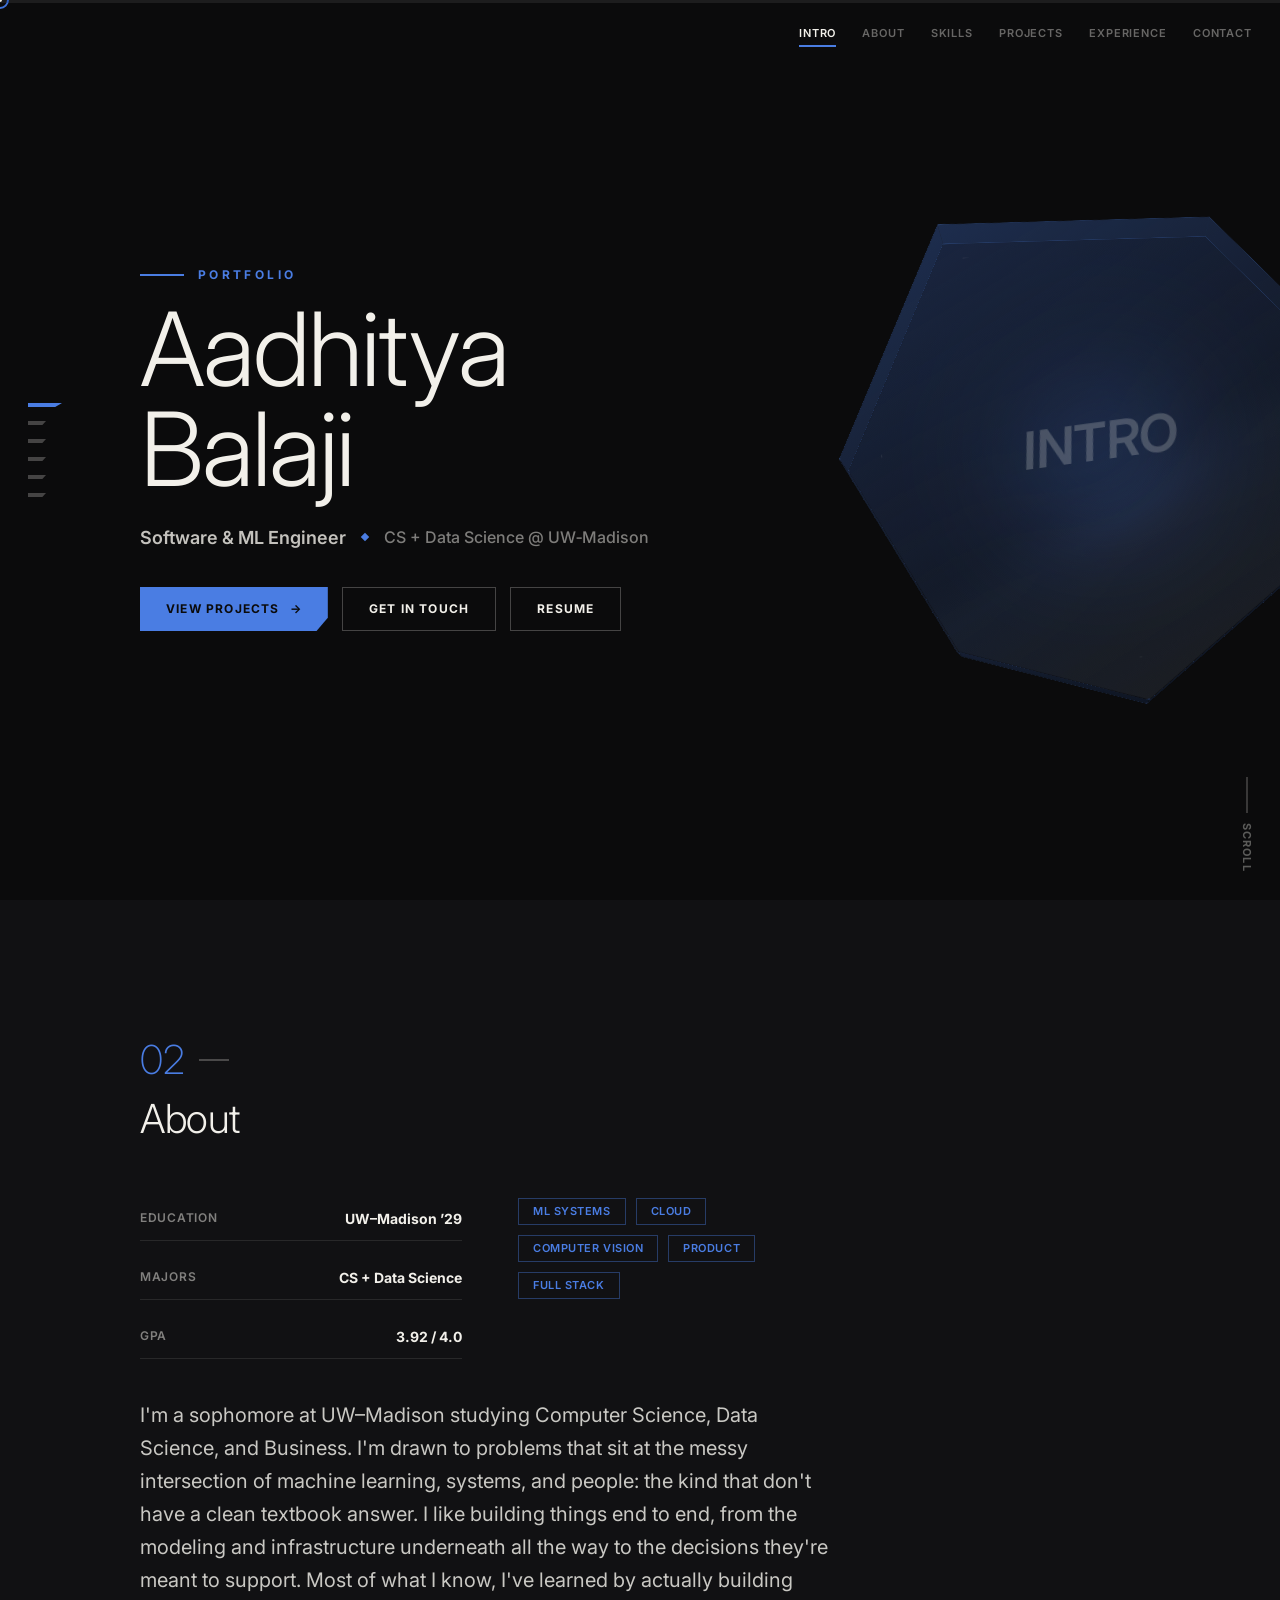
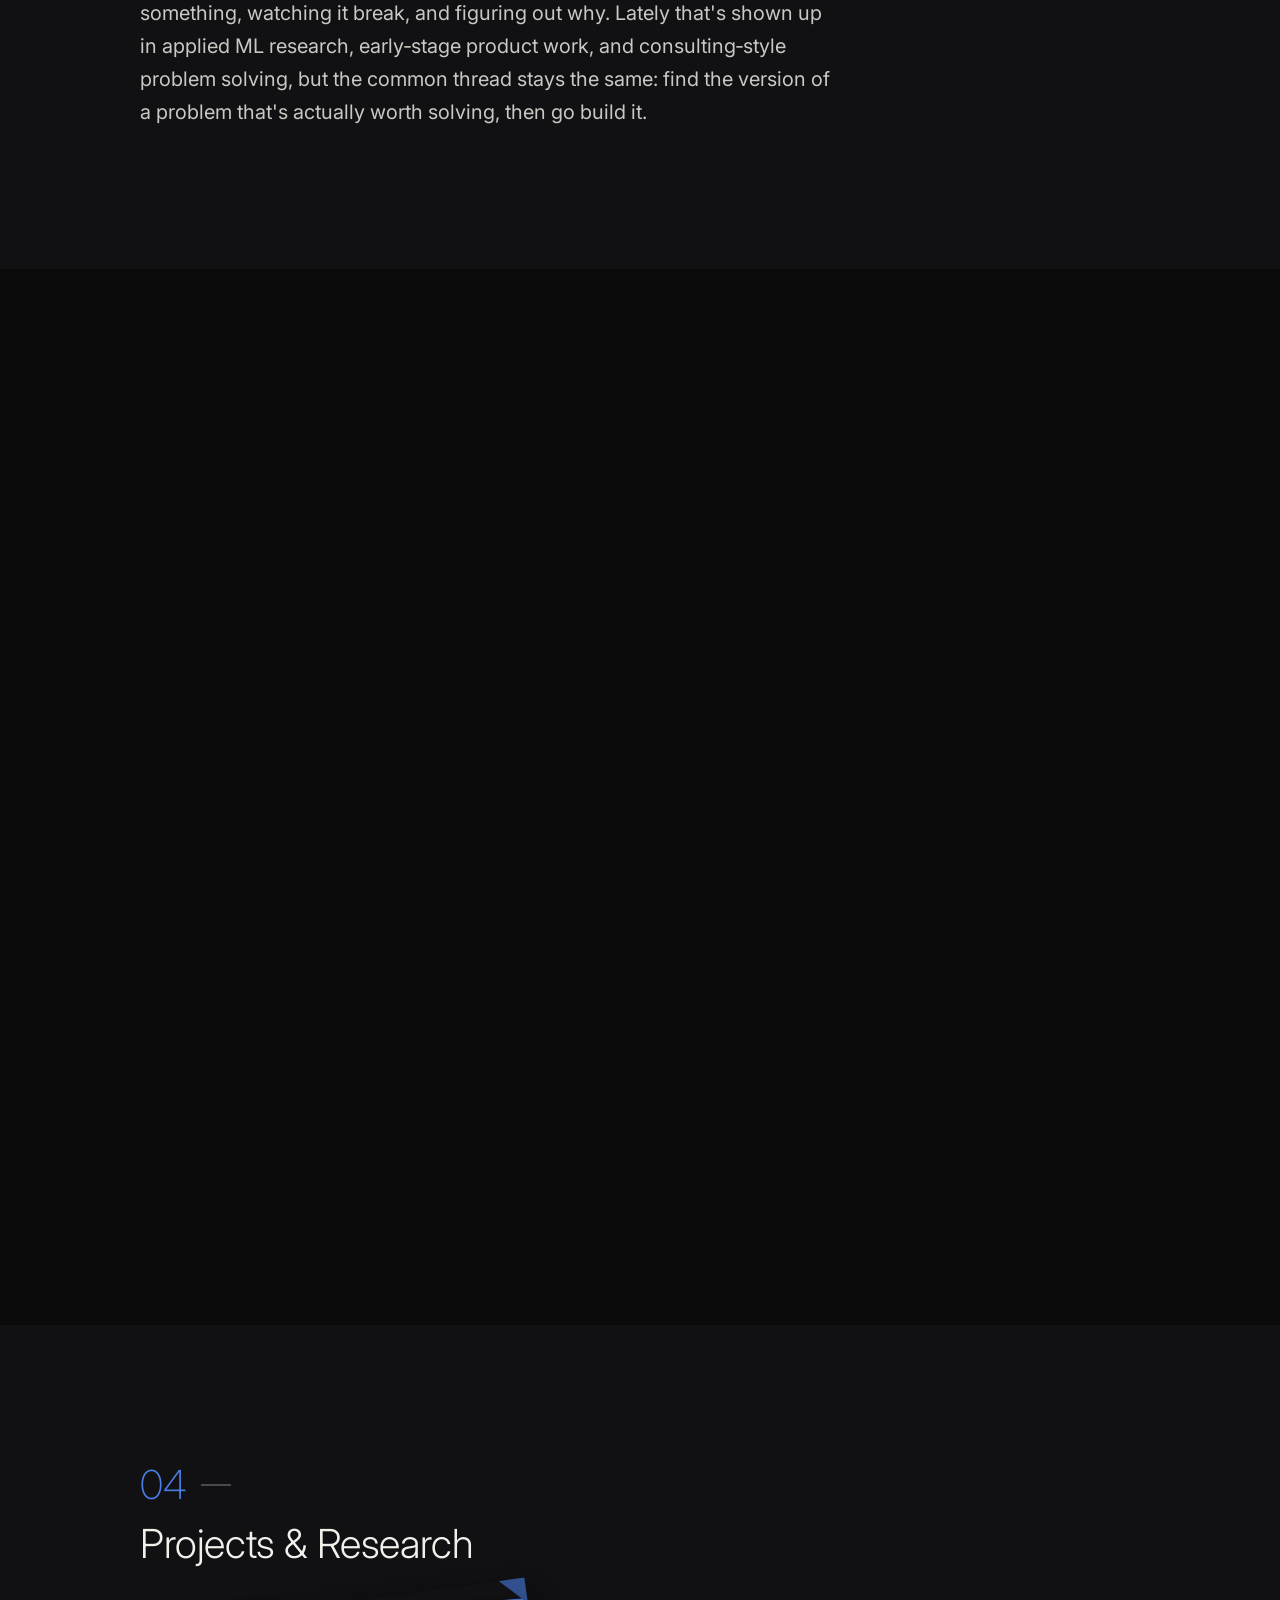
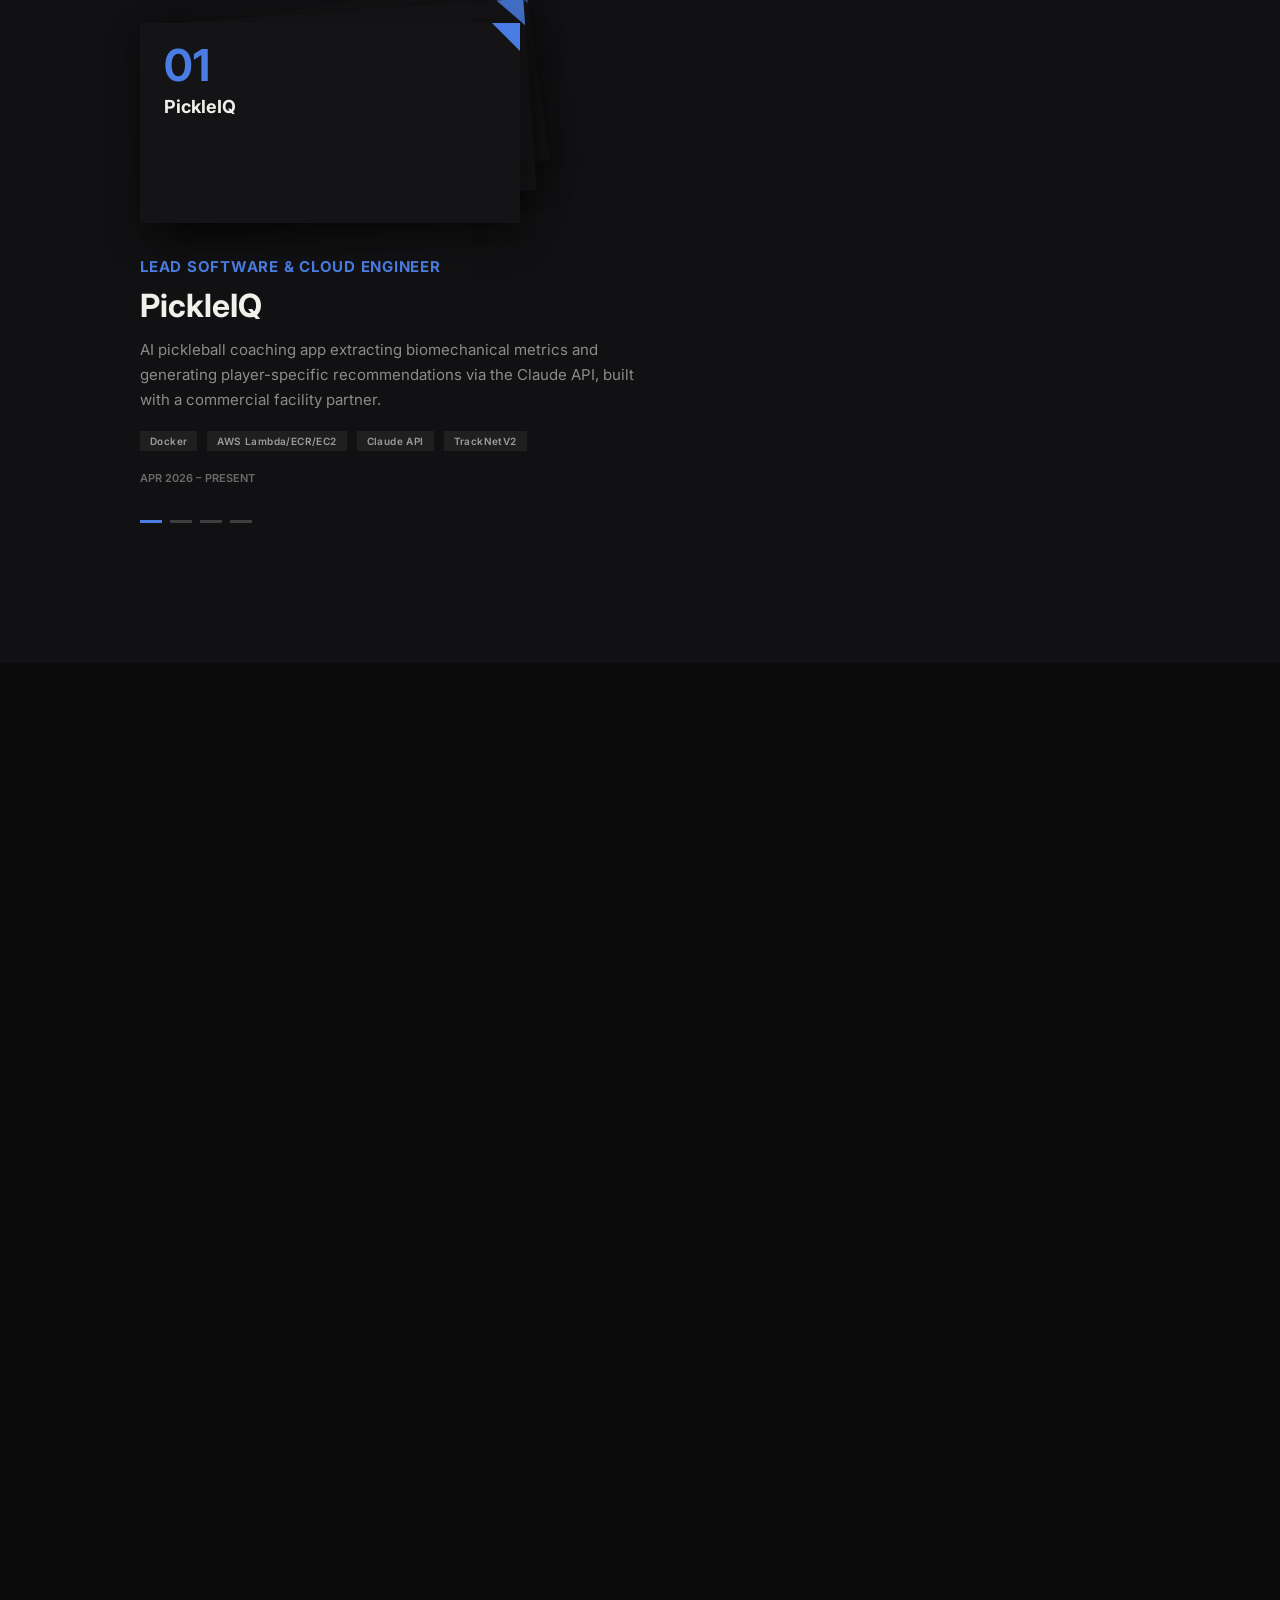
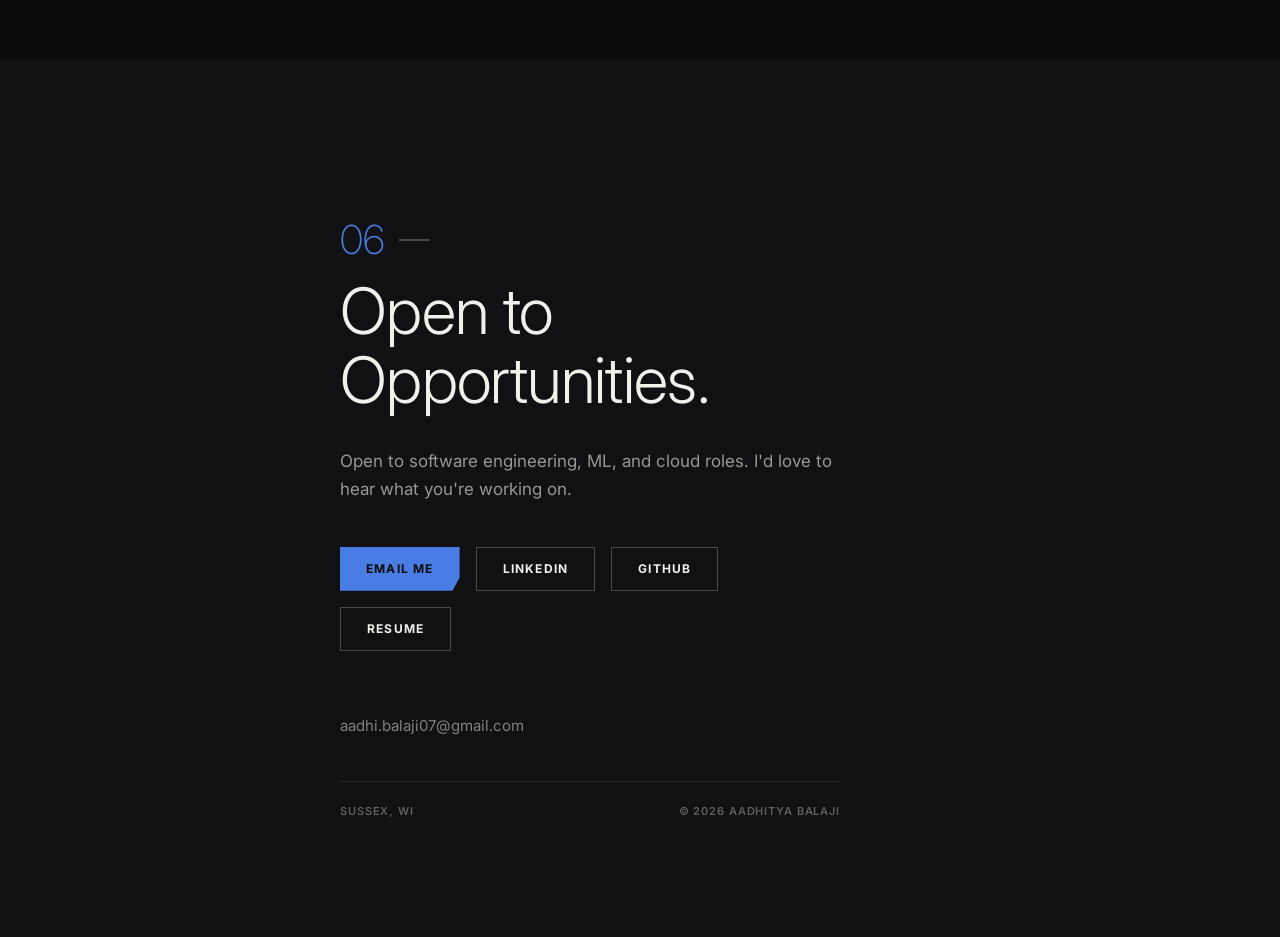
<file: index.html>
<!DOCTYPE html>
<html lang="en">
<head>
<meta charset="UTF-8" />
<meta name="viewport" content="width=device-width, initial-scale=1.0" />
<title>Aadhitya Balaji — Portfolio</title>
<link rel="preconnect" href="https://fonts.googleapis.com" />
<link rel="preconnect" href="https://fonts.gstatic.com" crossorigin />
<link href="https://fonts.googleapis.com/css2?family=Inter:wght@200;300;400;500;600;700&display=swap" rel="stylesheet" />
<link rel="stylesheet" href="style.css" />
</head>
<body>

<div class="progress-track" aria-hidden="true">
  <div class="progress-fill" id="progressFill"></div>
</div>

<div class="cursor-ring" id="cursorRing" aria-hidden="true"></div>
<div class="cursor-dot" id="cursorDot" aria-hidden="true"></div>

<nav class="side-nav" aria-label="Section navigation">
  <a href="#hero" class="side-dot active" data-section="hero" aria-label="Intro"></a>
  <a href="#about" class="side-dot" data-section="about" aria-label="About"></a>
  <a href="#skills" class="side-dot" data-section="skills" aria-label="Skills"></a>
  <a href="#projects" class="side-dot" data-section="projects" aria-label="Projects"></a>
  <a href="#experience" class="side-dot" data-section="experience" aria-label="Experience"></a>
  <a href="#contact" class="side-dot" data-section="contact" aria-label="Contact"></a>
</nav>

<div class="scroll-tag" aria-hidden="true">
  <span class="scroll-line"></span>
  SCROLL
</div>

<nav class="tab-nav" aria-label="Section tabs">
  <a href="#hero" class="tab-item active" data-section="hero">Intro</a>
  <a href="#about" class="tab-item" data-section="about">About</a>
  <a href="#skills" class="tab-item" data-section="skills">Skills</a>
  <a href="#projects" class="tab-item" data-section="projects">Projects</a>
  <a href="#experience" class="tab-item" data-section="experience">Experience</a>
  <a href="#contact" class="tab-item" data-section="contact">Contact</a>
</nav>

<div class="page">

  <section id="hero" class="section hero-section" data-section="hero">
    <div class="reveal" style="opacity:1;transform:none">
      <div class="eyebrow-row">
        <span class="eyebrow-line"></span>
        <span class="eyebrow-label">PORTFOLIO</span>
      </div>
      <h1 class="hero-name">Aadhitya<br>Balaji</h1>
      <div class="hero-role-row">
        <span class="hero-role">Software &amp; ML Engineer</span>
        <span class="hero-dot"></span>
        <span class="hero-school">CS + Data Science @ UW&#8209;Madison</span>
      </div>
      <div class="hero-actions">
        <a href="#projects" class="btn btn-primary" data-hoverable>VIEW PROJECTS <span>&rarr;</span></a>
        <a href="#contact" class="btn btn-outline" data-hoverable>GET IN TOUCH</a>
        <a href="Aadhitya_Balaji_Resume.pdf" target="_blank" rel="noopener" class="btn btn-outline" data-hoverable>RESUME</a>
      </div>
    </div>
  </section>

  <section id="about" class="section about-section" data-section="about">
    <div class="reveal">
      <div class="sec-head">
        <span class="sec-num">02</span>
        <span class="sec-rule"></span>
      </div>
      <h2 class="sec-title">About</h2>
      <div class="about-grid">
        <div class="stat-list">
          <div class="stat-row">
            <span class="stat-label">EDUCATION</span>
            <span class="stat-value">UW&#8211;Madison &#8217;29</span>
          </div>
          <div class="stat-row">
            <span class="stat-label">MAJORS</span>
            <span class="stat-value">CS + Data Science</span>
          </div>
          <div class="stat-row">
            <span class="stat-label">GPA</span>
            <span class="stat-value">3.92 / 4.0</span>
          </div>
        </div>
        <div class="tag-row">
          <span class="tag-chip">ML SYSTEMS</span>
          <span class="tag-chip">CLOUD</span>
          <span class="tag-chip">COMPUTER VISION</span>
          <span class="tag-chip">PRODUCT</span>
          <span class="tag-chip">FULL STACK</span>
        </div>
      </div>
      <p class="about-p about-p-lead about-p-full">
        I'm a sophomore at UW&#8211;Madison studying Computer Science, Data Science, and Business. I'm drawn to problems that sit at the messy intersection of machine learning, systems, and people: the kind that don't have a clean textbook answer. I like building things end to end, from the modeling and infrastructure underneath all the way to the decisions they're meant to support. Most of what I know, I've learned by actually building something, watching it break, and figuring out why. Lately that's shown up in applied ML research, early&#8209;stage product work, and consulting&#8209;style problem solving, but the common thread stays the same: find the version of a problem that's actually worth solving, then go build it.
      </p>
    </div>
  </section>

  <section id="skills" class="section skills-section" data-section="skills">
    <div class="reveal">
      <div class="sec-head">
        <span class="sec-num">03</span>
        <span class="sec-rule"></span>
      </div>
      <h2 class="sec-title">Skills</h2>
      <div class="skills-grid">
        <div class="skill-card" data-hoverable>
          <div class="skill-title">LANGUAGES</div>
          <div class="skill-items">
            <div class="skill-item"><span class="skill-bullet"></span>Python</div>
            <div class="skill-item"><span class="skill-bullet"></span>Java</div>
            <div class="skill-item"><span class="skill-bullet"></span>JavaScript</div>
            <div class="skill-item"><span class="skill-bullet"></span>R</div>
            <div class="skill-item"><span class="skill-bullet"></span>SQL</div>
            <div class="skill-item"><span class="skill-bullet"></span>HTML/CSS</div>
          </div>
        </div>
        <div class="skill-card" data-hoverable>
          <div class="skill-title">ML &amp; DATA SCIENCE</div>
          <div class="skill-items">
            <div class="skill-item"><span class="skill-bullet"></span>PyTorch</div>
            <div class="skill-item"><span class="skill-bullet"></span>TensorFlow</div>
            <div class="skill-item"><span class="skill-bullet"></span>OpenCV</div>
            <div class="skill-item"><span class="skill-bullet"></span>Pandas</div>
            <div class="skill-item"><span class="skill-bullet"></span>NumPy</div>
          </div>
        </div>
        <div class="skill-card" data-hoverable>
          <div class="skill-title">CLOUD &amp; DEVOPS</div>
          <div class="skill-items">
            <div class="skill-item"><span class="skill-bullet"></span>AWS (S3, Lambda, EC2, ECR, VPC)</div>
            <div class="skill-item"><span class="skill-bullet"></span>Docker</div>
            <div class="skill-item"><span class="skill-bullet"></span>Git</div>
          </div>
        </div>
        <div class="skill-card" data-hoverable>
          <div class="skill-title">DATA, WEB, &amp; TOOLS</div>
          <div class="skill-items">
            <div class="skill-item"><span class="skill-bullet"></span>Postgres</div>
            <div class="skill-item"><span class="skill-bullet"></span>React</div>
            <div class="skill-item"><span class="skill-bullet"></span>Firebase</div>
            <div class="skill-item"><span class="skill-bullet"></span>VS Code</div>
          </div>
        </div>
        <div class="skill-card" data-hoverable>
          <div class="skill-title">AI TOOLING</div>
          <div class="skill-items">
            <div class="skill-item"><span class="skill-bullet"></span>Claude Code</div>
            <div class="skill-item"><span class="skill-bullet"></span>GitHub Copilot</div>
            <div class="skill-item"><span class="skill-bullet"></span>Cursor</div>
            <div class="skill-item"><span class="skill-bullet"></span>MCP</div>
          </div>
        </div>
      </div>
    </div>
  </section>

  <section id="projects" class="section projects-section" data-section="projects">
    <div class="reveal">
      <div class="sec-head">
        <span class="sec-num">04</span>
        <span class="sec-rule"></span>
      </div>
      <h2 class="sec-title">Projects &amp; Research</h2>
      <div class="projects-body">
        <div class="card-stack" id="cardStack" data-hoverable tabindex="0" role="button" aria-label="Cycle projects">
          <div class="stack-card" data-idx="0">
            <span class="card-corner"></span>
            <div class="card-num">01</div>
            <div class="card-title">PickleIQ</div>
          </div>
          <div class="stack-card" data-idx="1">
            <span class="card-corner"></span>
            <div class="card-num">02</div>
            <div class="card-title">MORFEA</div>
          </div>
          <div class="stack-card" data-idx="2">
            <span class="card-corner"></span>
            <div class="card-num">03</div>
            <div class="card-title">Verdict</div>
          </div>
          <div class="stack-card" data-idx="3">
            <span class="card-corner"></span>
            <div class="card-num">04</div>
            <div class="card-title">Gesturist</div>
          </div>
        </div>
        <div class="project-detail">
          <div class="detail-role" id="detailRole">LEAD SOFTWARE &amp; CLOUD ENGINEER</div>
          <h3 class="detail-title" id="detailTitle">PickleIQ</h3>
          <p class="detail-summary" id="detailSummary">AI pickleball coaching app extracting biomechanical metrics and generating player-specific recommendations via the Claude API, built with a commercial facility partner.</p>
          <div class="tag-row detail-tags" id="detailTags">
            <span class="tag-chip small">Docker</span>
            <span class="tag-chip small">AWS Lambda/ECR/EC2</span>
            <span class="tag-chip small">Claude API</span>
            <span class="tag-chip small">TrackNetV2</span>
          </div>
          <div class="detail-period-row">
            <span class="detail-period" id="detailPeriod">APR 2026 &ndash; PRESENT</span>
          </div>
          <div class="stack-dots" id="stackDots">
            <span class="stack-dot active"></span>
            <span class="stack-dot"></span>
            <span class="stack-dot"></span>
            <span class="stack-dot"></span>
          </div>
        </div>
      </div>
    </div>
  </section>

  <section id="experience" class="section experience-section" data-section="experience">
    <div class="reveal">
      <div class="sec-head">
        <span class="sec-num">05</span>
        <span class="sec-rule"></span>
      </div>
      <h2 class="sec-title">Experience</h2>
      <div class="timeline">
        <div class="timeline-rail"></div>
        <div class="timeline-entry">
          <span class="timeline-marker"></span>
          <div class="timeline-head">
            <h3 class="timeline-org">PickleIQ</h3>
            <span class="timeline-period">APR 2026 &ndash; PRESENT</span>
          </div>
          <div class="timeline-role">Lead Software &amp; Cloud Engineer</div>
          <p class="timeline-desc">Built a containerized computer vision pipeline on AWS to turn pickleball match video into personalized coaching feedback.</p>
        </div>
        <div class="timeline-entry">
          <span class="timeline-marker"></span>
          <div class="timeline-head">
            <h3 class="timeline-org">Wisconsin Consulting Club</h3>
            <span class="timeline-period">FEB 2026 &ndash; PRESENT</span>
          </div>
          <div class="timeline-role">Analyst</div>
          <p class="timeline-desc">Analyzed 5 competitor platforms and turned the findings into mockups and a user journey map that shaped YouTube Music's engagement strategy.</p>
        </div>
        <div class="timeline-entry">
          <span class="timeline-marker"></span>
          <div class="timeline-head">
            <h3 class="timeline-org">UW-Madison Comp Bio &amp; ML Lab</h3>
            <span class="timeline-period">SEP 2025 &ndash; PRESENT</span>
          </div>
          <div class="timeline-role">Undergraduate Researcher</div>
          <p class="timeline-desc">Designing an unsupervised deep learning model that maps embryo development into learnable trajectories for IVF quality prediction.</p>
        </div>
        <div class="timeline-entry">
          <span class="timeline-marker"></span>
          <div class="timeline-head">
            <h3 class="timeline-org">Leadership Initiatives</h3>
            <span class="timeline-period">JUL 2023 &ndash; MAY 2025</span>
          </div>
          <div class="timeline-role">Public Health Staff Intern</div>
          <p class="timeline-desc">Directed 9 cross-functional teams of up to 63 researchers deploying public health campaigns in Bauchi State, Nigeria.</p>
        </div>
      </div>
    </div>
  </section>

  <section id="contact" class="section contact-section" data-section="contact">
    <div class="reveal">
      <div class="sec-head">
        <span class="sec-num">06</span>
        <span class="sec-rule"></span>
      </div>
      <h2 class="contact-title">Open to<br>Opportunities.</h2>
      <p class="contact-pitch">Open to software engineering, ML, and cloud roles. I'd love to hear what you're working on.</p>
      <div class="contact-actions">
        <a href="mailto:aadhi.balaji07@gmail.com" class="btn btn-primary" data-hoverable>EMAIL ME</a>
        <a href="https://linkedin.com/in/aadhi07" target="_blank" rel="noopener" class="btn btn-outline" data-hoverable>LINKEDIN</a>
        <a href="https://github.com/aadhibalaji" target="_blank" rel="noopener" class="btn btn-outline" data-hoverable>GITHUB</a>
        <a href="Aadhitya_Balaji_Resume.pdf" target="_blank" rel="noopener" class="btn btn-outline" data-hoverable>RESUME</a>
      </div>
      <p class="contact-email">aadhi.balaji07@gmail.com</p>
      <div class="contact-footer">
        <span>SUSSEX, WI</span>
        <span>&copy; 2026 AADHITYA BALAJI</span>
      </div>
    </div>
  </section>

</div>

<div class="glass-shard" id="glassShard" aria-hidden="true">
  <div class="shard-3d" id="shardSpin">
    <div class="shard-face-back"></div>
    <div class="shard-face"></div>
    <div class="shard-inner"></div>
    <div class="shard-label-wrap">
      <span class="shard-label" id="shardLabel">Intro</span>
    </div>
    <div class="shard-label-wrap shard-label-wrap-back">
      <span class="shard-label" id="shardLabelBack">Intro</span>
    </div>
  </div>
</div>

<script src="script.js"></script>
</body>
</html>
</file>
<file: style.css>
@keyframes floatY { 0%,100% { transform: translateY(0); } 50% { transform: translateY(-10px); } }

* { box-sizing: border-box; }

html { scroll-behavior: smooth; }

body {
  margin: 0;
  background: #0b0b0c;
  color: #f2f0ea;
  font-family: 'Inter', sans-serif;
  overflow-x: hidden;
  position: relative;
  width: 100%;
}

@media (pointer: fine) {
  body { cursor: none; }
  a, [data-hoverable] { cursor: none; }
}

::selection { background: #4a7de3; color: #0b0b0c; }

a { color: #f2f0ea; text-decoration: none; }
a:hover { color: #4a7de3; }

h1, h2, h3, p { margin: 0; }

/* ---- progress bar ---- */
.progress-track {
  position: fixed; left: 0; top: 0; width: 100%; height: 3px;
  background: rgba(242,240,234,0.08); z-index: 60;
}
.progress-fill {
  height: 100%; background: #4a7de3; width: 0%;
  transition: width 0.15s linear;
}

/* ---- custom cursor ---- */
.cursor-ring {
  position: fixed; left: 0; top: 0; width: 18px; height: 18px;
  border-radius: 50%; border: 2px solid #4a7de3; pointer-events: none;
  z-index: 999; transform: translate(-50%, -50%);
  transition: width 0.18s ease, height 0.18s ease, border-color 0.18s ease;
  mix-blend-mode: difference;
  display: none;
}
.cursor-dot {
  position: fixed; left: 0; top: 0; width: 4px; height: 4px;
  border-radius: 50%; background: #f2f0ea; pointer-events: none;
  z-index: 999; transform: translate(-50%, -50%);
  display: none;
}
@media (pointer: fine) {
  .cursor-ring, .cursor-dot { display: block; }
}

/* ---- side nav ---- */
.side-nav {
  position: fixed; left: 28px; top: 50%; transform: translateY(-50%);
  z-index: 50; display: flex; flex-direction: column; gap: 14px;
}
.side-dot {
  position: relative; display: block; width: 18px; height: 4px;
  background: rgba(242,240,234,0.25);
  clip-path: polygon(0 0, 100% 0, 80% 100%, 0% 100%);
  transition: background 0.25s ease, width 0.25s ease;
}
.side-dot:hover { background: #f2f0ea; }
.side-dot.active { background: #4a7de3; width: 34px; filter: hue-rotate(var(--shard-hue, 0deg)); }

/* ---- scroll tag ---- */
.scroll-tag {
  position: fixed; right: 28px; bottom: 28px; z-index: 50;
  font: 700 11px/1 'Inter', sans-serif; letter-spacing: 0.1em;
  color: rgba(242,240,234,0.35); writing-mode: vertical-rl;
  display: flex; align-items: center; gap: 10px;
}
.scroll-line {
  width: 2px; height: 36px; background: rgba(242,240,234,0.2);
}

/* ---- top tab nav ---- */
.tab-nav {
  position: fixed; top: 28px; right: 28px; z-index: 50; display: flex; gap: 26px;
}
.tab-item {
  position: relative; padding-bottom: 8px;
  font: 600 11px/1 'Inter', sans-serif; letter-spacing: 0.08em; text-transform: uppercase;
  color: rgba(242,240,234,0.4); transition: color 0.25s ease;
}
.tab-item::after {
  content: ''; position: absolute; left: 0; bottom: 0; height: 2px; width: 0%;
  background: #4a7de3; transition: width 0.25s ease;
}
.tab-item:hover { color: #f2f0ea; }
.tab-item.active { color: #f2f0ea; }
.tab-item.active::after { width: 100%; }

/* ---- layout ---- */
.page { position: relative; width: 100%; background: #0b0b0c; overflow-x: hidden; }

.section {
  position: relative;
  padding: 140px clamp(290px, 39vw, 440px) 140px clamp(140px, 9vw, 220px);
}

.reveal {
  opacity: 0; transform: translateY(36px);
  transition: opacity 0.8s ease, transform 0.8s ease;
}
.reveal.in-view { opacity: 1; transform: translateY(0); }

.sec-head { display: flex; align-items: center; gap: 14px; margin-bottom: 16px; }
.sec-num { font: 200 40px/1 'Inter', sans-serif; color: #4a7de3; }
.sec-rule { width: 30px; height: 2px; background: rgba(242,240,234,0.25); }
.sec-title {
  font: 300 clamp(28px, 3.4vw, 40px)/1.15 'Inter', sans-serif;
  margin: 0 0 56px; letter-spacing: -0.01em;
}

.btn {
  display: inline-flex; align-items: center; gap: 10px;
  padding: 15px 26px; font: 700 12px/1 'Inter', sans-serif; letter-spacing: 0.1em;
}
.btn-primary {
  background: #4a7de3; color: #0b0b0c;
  clip-path: polygon(0 0, 100% 0, 100% 70%, 94% 100%, 0 100%);
  transition: background 0.25s ease;
}
.btn-primary:hover { background: #f2f0ea; color: #0b0b0c; }
.btn-outline {
  border: 1px solid rgba(242,240,234,0.25); color: #f2f0ea;
  transition: border-color 0.25s ease, color 0.25s ease;
}
.btn-outline:hover { border-color: #4a7de3; color: #4a7de3; }

.tag-row { display: flex; gap: 10px; flex-wrap: wrap; }
.tag-chip {
  padding: 7px 14px; border: 1px solid rgba(74,125,227,0.4); color: #4a7de3;
  font: 600 11px/1 'Inter', sans-serif; letter-spacing: 0.05em;
}
.tag-chip.small {
  padding: 5px 10px; border: none; background: rgba(242,240,234,0.06);
  color: rgba(242,240,234,0.6); font: 600 10px/1 'Inter', sans-serif; letter-spacing: 0.04em;
}

/* ---- hero ---- */
.hero-section { min-height: 100vh; display: flex; flex-direction: column; justify-content: center; overflow: hidden; }
.eyebrow-row { display: flex; align-items: center; gap: 14px; margin-bottom: 18px; }
.eyebrow-line { width: 44px; height: 2px; background: #4a7de3; }
.eyebrow-label { font: 700 12px/1 'Inter', sans-serif; letter-spacing: 0.28em; color: #4a7de3; }
.hero-name {
  font: 300 clamp(48px, 8vw, 116px)/0.98 'Inter', sans-serif;
  letter-spacing: -0.02em;
}
.hero-role-row { display: flex; align-items: center; gap: 16px; margin-top: 26px; flex-wrap: wrap; }
.hero-role { font: 600 18px/1.3 'Inter', sans-serif; color: rgba(242,240,234,0.8); }
.hero-dot { width: 6px; height: 6px; background: #4a7de3; transform: rotate(45deg); }
.hero-school { font: 500 16px/1.3 'Inter', sans-serif; color: rgba(242,240,234,0.5); }
.hero-desc {
  max-width: 520px; margin: 26px 0 0;
  font: 400 15px/1.7 'Inter', sans-serif; color: rgba(242,240,234,0.55);
}
.hero-actions { display: flex; gap: 14px; margin-top: 38px; flex-wrap: wrap; }
.hero-marker { display: flex; align-items: center; gap: 10px; opacity: 0.5; margin-top: 56px; }
.marker-line {
  width: 1px; height: 24px; background: rgba(242,240,234,0.3);
  animation: floatY 2.4s ease-in-out infinite;
}
.marker-label { font: 600 10px/1 'Inter', sans-serif; letter-spacing: 0.2em; color: rgba(242,240,234,0.5); }

/* ---- about ---- */
.about-section { background: #111113; }
.about-grid {
  display: grid; grid-template-columns: repeat(auto-fit, minmax(280px, 1fr));
  gap: 56px; align-items: start;
}
.stat-list { display: flex; flex-direction: column; gap: 16px; }
.stat-row {
  display: flex; justify-content: space-between; padding: 14px 0;
  border-bottom: 1px solid rgba(242,240,234,0.1);
}
.stat-label { font: 600 12px/1 'Inter', sans-serif; letter-spacing: 0.06em; color: rgba(242,240,234,0.5); }
.stat-value { font: 700 14px/1 'Inter', sans-serif; color: #f2f0ea; }
.about-p { font: 400 16px/1.75 'Inter', sans-serif; color: rgba(242,240,234,0.55); margin: 0 0 20px; max-width: 600px; }
.about-p-lead { font: 400 20px/1.65 'Inter', sans-serif; color: rgba(242,240,234,0.82); max-width: 640px; }
.about-p-full { max-width: none; margin: 40px 0 0; }

/* ---- skills ---- */
.skills-section { background: #0b0b0c; }
.skills-grid {
  display: grid; grid-template-columns: repeat(auto-fit, minmax(260px, 1fr)); gap: 2px;
}
.skill-card { background: #0b0b0c; padding: 28px 26px; }
.skill-title { font: 700 11px/1 'Inter', sans-serif; letter-spacing: 0.14em; color: #4a7de3; margin-bottom: 16px; }
.skill-items { display: flex; flex-direction: column; gap: 10px; }
.skill-item { display: flex; align-items: center; gap: 10px; font: 500 14px/1.3 'Inter', sans-serif; color: rgba(242,240,234,0.75); }
.skill-bullet { width: 5px; height: 5px; background: rgba(242,240,234,0.3); flex: none; }

/* ---- projects ---- */
.projects-section { background: #111113; }
.projects-body { display: flex; flex-direction: column; gap: 36px; }
.card-stack {
  position: relative; height: 200px; max-width: 380px; cursor: pointer; outline: none;
}
.stack-card {
  position: absolute; inset: 0; background: #141416;
  box-shadow: 0 16px 34px rgba(0,0,0,0.45);
  transition: transform 0.45s cubic-bezier(.2,.8,.2,1), opacity 0.4s ease;
  padding: 24px;
}
.card-corner {
  position: absolute; top: 0; right: 0; width: 0; height: 0;
  border-style: solid; border-width: 0 28px 28px 0;
  border-color: transparent #4a7de3 transparent transparent;
}
.card-num { font: 700 44px/0.85 'Inter', sans-serif; color: #4a7de3; margin-bottom: 12px; }
.card-title { font: 700 18px/1.2 'Inter', sans-serif; color: #f2f0ea; }

.project-detail { min-height: 200px; }
.detail-role { font: 700 15px/1 'Inter', sans-serif; letter-spacing: 0.05em; color: #4a7de3; margin-bottom: 14px; transition: opacity 0.25s ease; }
.detail-title { margin: 0 0 14px; font: 700 32px/1.15 'Inter', sans-serif; color: #f2f0ea; transition: opacity 0.25s ease; }
.detail-summary { margin: 0 0 18px; font: 400 15px/1.65 'Inter', sans-serif; color: rgba(242,240,234,0.55); max-width: 520px; transition: opacity 0.25s ease; }
.detail-tags { margin-bottom: 20px; transition: opacity 0.25s ease; }
.detail-period-row { display: flex; gap: 24px; transition: opacity 0.25s ease; }
.detail-period { font: 600 11px/1.4 'Inter', sans-serif; color: rgba(242,240,234,0.4); }
.stack-dots { display: flex; gap: 8px; margin-top: 34px; }
.stack-dot { width: 22px; height: 3px; background: rgba(242,240,234,0.2); }
.stack-dot.active { background: #4a7de3; }

/* ---- experience ---- */
.experience-section { background: #0b0b0c; }
.timeline { position: relative; padding-left: 30px; }
.timeline-rail { position: absolute; left: 5px; top: 6px; bottom: 6px; width: 1px; background: rgba(242,240,234,0.15); }
.timeline-entry { position: relative; padding-bottom: 44px; }
.timeline-marker {
  position: absolute; left: -30px; top: 4px; width: 11px; height: 11px;
  background: #0b0b0c; border: 2px solid #4a7de3; transform: rotate(45deg);
}
.timeline-head { display: flex; align-items: baseline; gap: 12px; flex-wrap: wrap; margin-bottom: 4px; }
.timeline-org { font: 700 17px/1.3 'Inter', sans-serif; color: #f2f0ea; }
.timeline-period { font: 600 11px/1 'Inter', sans-serif; color: rgba(242,240,234,0.4); letter-spacing: 0.04em; }
.timeline-role { font: 600 13px/1.3 'Inter', sans-serif; color: #4a7de3; margin-bottom: 8px; }
.timeline-desc { font: 400 14px/1.6 'Inter', sans-serif; color: rgba(242,240,234,0.55); max-width: 680px; }

/* ---- contact ---- */
.contact-section {
  padding: 160px clamp(290px, 39vw, 440px) 120px max(340px, 18vw);
  background: #111113; overflow: hidden;
}
.contact-title {
  font: 300 clamp(36px, 5.5vw, 64px)/1.08 'Inter', sans-serif;
  margin: 0 0 34px; max-width: 900px; letter-spacing: -0.01em; display: block;
}
.contact-pitch { font: 400 17px/1.6 'Inter', sans-serif; color: rgba(242,240,234,0.6); max-width: 520px; margin: 0 0 44px; }
.contact-actions { display: flex; gap: 16px; flex-wrap: wrap; margin-bottom: 64px; }
.contact-email { font: 400 15px/1.5 'Inter', sans-serif; color: rgba(242,240,234,0.5); margin: 0 0 44px; user-select: all; cursor: text; }
.contact-footer {
  display: flex; justify-content: space-between; align-items: center;
  padding-top: 24px; border-top: 1px solid rgba(242,240,234,0.1);
  flex-wrap: wrap; gap: 12px;
  font: 600 11px/1 'Inter', sans-serif; letter-spacing: 0.08em; color: rgba(242,240,234,0.35);
}

/* ---- glass shard ---- */
.glass-shard {
  position: fixed; right: -6vw; top: 50%; width: 40vw; max-width: 620px;
  height: 56vh; max-height: 520px; z-index: 900; pointer-events: none;
  transform: translateY(-50%);
  perspective: 1400px;
  will-change: filter;
}
/* static ambient glow behind the 3D shard so edge-on rotation frames don't read as empty */
.glass-shard::before {
  content: ''; position: absolute; inset: 12%;
  background: radial-gradient(closest-side, rgba(74,125,227,0.3), rgba(74,125,227,0) 70%);
  filter: blur(46px) hue-rotate(var(--shard-hue, 0deg));
}
.shard-3d {
  position: absolute; inset: 0;
  transform-style: preserve-3d;
  transform: rotateX(14deg) rotateY(-18deg) rotateZ(-8deg);
  will-change: transform;
}
.shard-face, .shard-face-back {
  position: absolute; inset: 0;
  clip-path: polygon(24% 0%, 78% 6%, 100% 38%, 86% 78%, 52% 100%, 18% 86%, 0% 46%);
}
.shard-face {
  background: linear-gradient(155deg, rgba(74,125,227,0.26), rgba(74,125,227,0.05) 55%, rgba(242,240,234,0.1));
  border: 1.5px solid rgba(74,125,227,0.36);
  transform: translateZ(26px);
  box-shadow: 0 0 60px rgba(74,125,227,0.25);
}
.shard-face-back {
  background: linear-gradient(155deg, rgba(10,10,14,0.9), rgba(74,125,227,0.1) 60%, rgba(0,0,0,0.6));
  border: 1px solid rgba(74,125,227,0.15);
  transform: translateZ(-26px);
}
.shard-wall {
  position: absolute;
  background: rgba(74,125,227,0.09);
  border-top: 1px solid rgba(74,125,227,0.28);
  border-bottom: 1px solid rgba(74,125,227,0.28);
}
.shard-inner {
  position: absolute; inset: 8%;
  clip-path: polygon(24% 0%, 78% 6%, 100% 38%, 86% 78%, 52% 100%, 18% 86%, 0% 46%);
  border: 1px solid rgba(242,240,234,0.1);
  transform: translateZ(27px);
}
.shard-label-wrap {
  position: absolute; inset: 0; display: flex; align-items: center; justify-content: center;
  transform: translateZ(34px);
  backface-visibility: hidden;
}
.shard-label-wrap-back {
  transform: translateZ(-34px) rotateY(180deg);
}
.shard-label {
  font: 600 clamp(24px, 4.5vw, 52px)/1 'Inter', sans-serif;
  letter-spacing: -0.01em; text-transform: uppercase; color: rgba(242,240,234,0.22);
  white-space: nowrap; transform: skewX(-8deg);
}

@media (max-width: 900px) {
  .glass-shard, .scroll-tag, .side-nav { display: none; }
  .section, .contact-section { padding-left: 24px; padding-right: 24px; }

  .tab-nav {
    left: 0; right: 0; top: 0; padding: 18px 20px;
    gap: 20px; justify-content: flex-start;
    overflow-x: auto; -webkit-overflow-scrolling: touch; scrollbar-width: none;
    background: rgba(11,11,12,0.88);
    backdrop-filter: blur(10px); -webkit-backdrop-filter: blur(10px);
  }
  .tab-nav::-webkit-scrollbar { display: none; }
  .tab-item { flex: none; }
}
</file>
